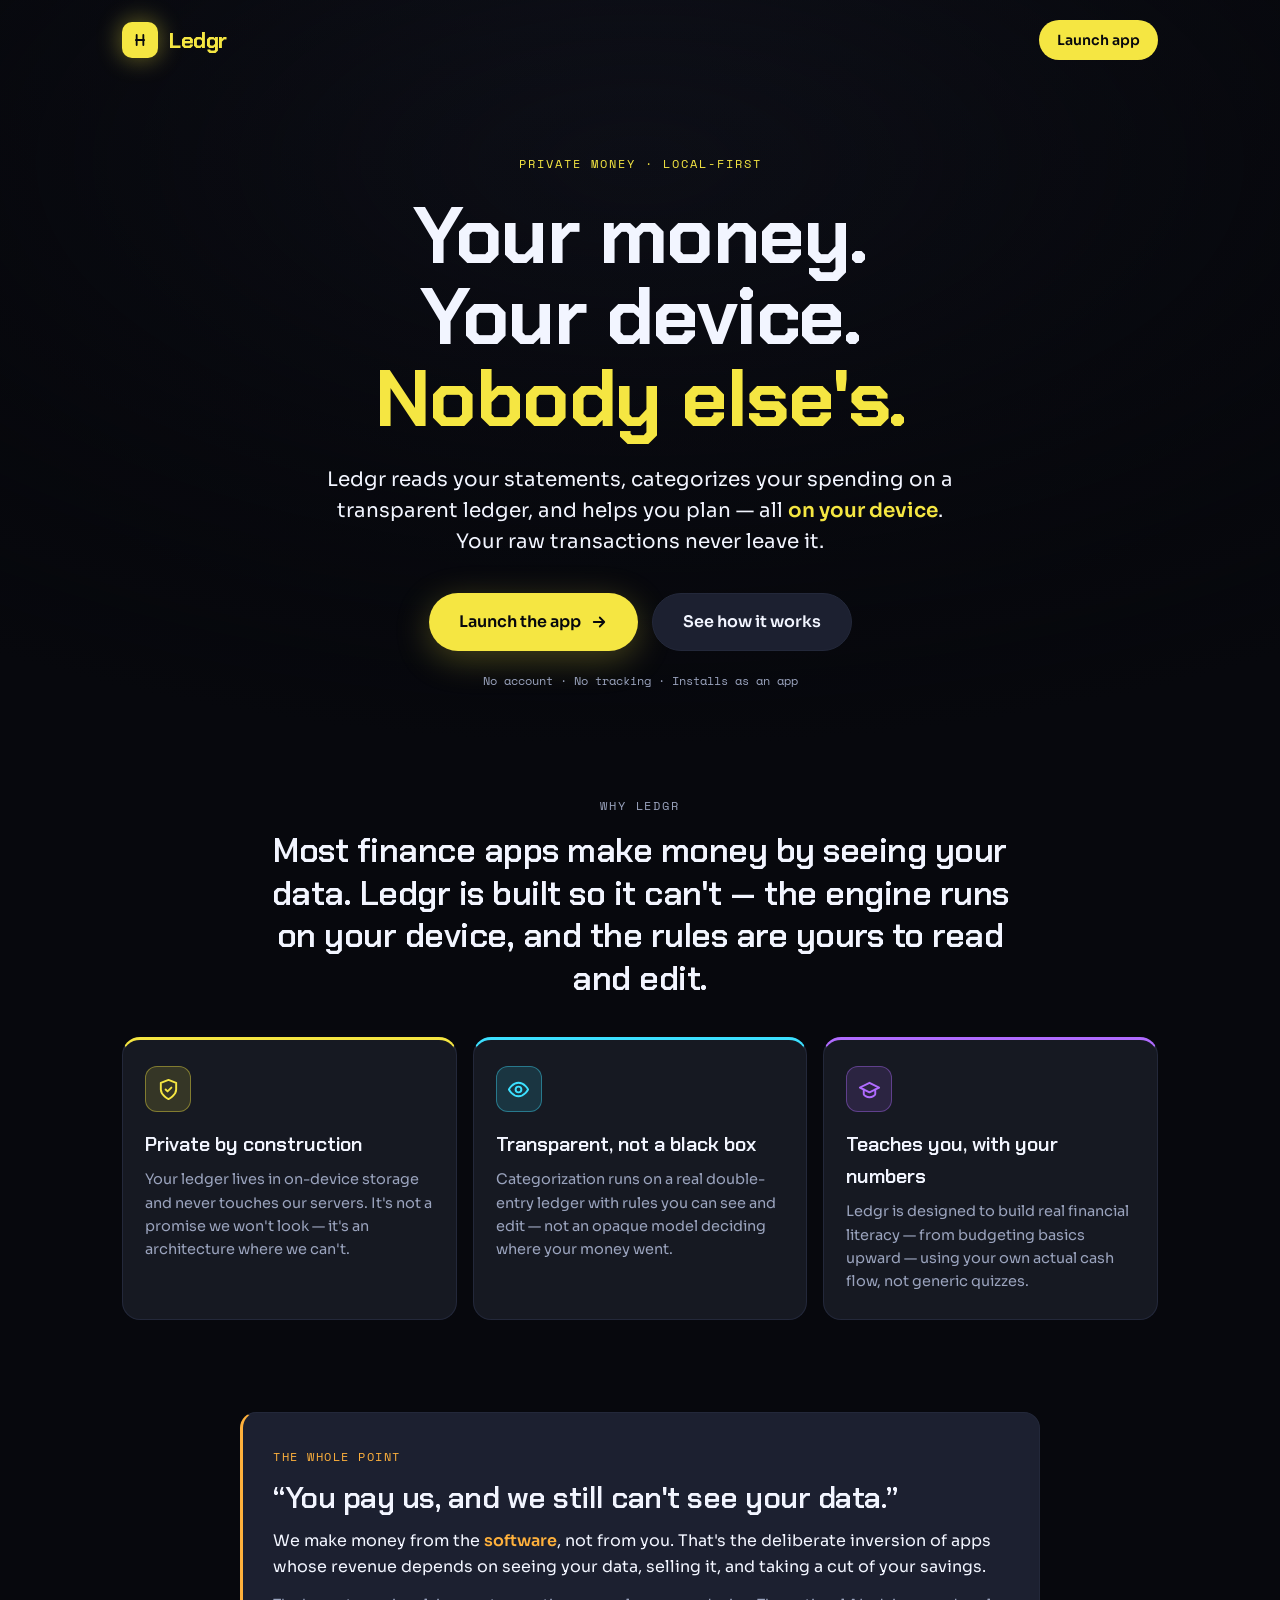
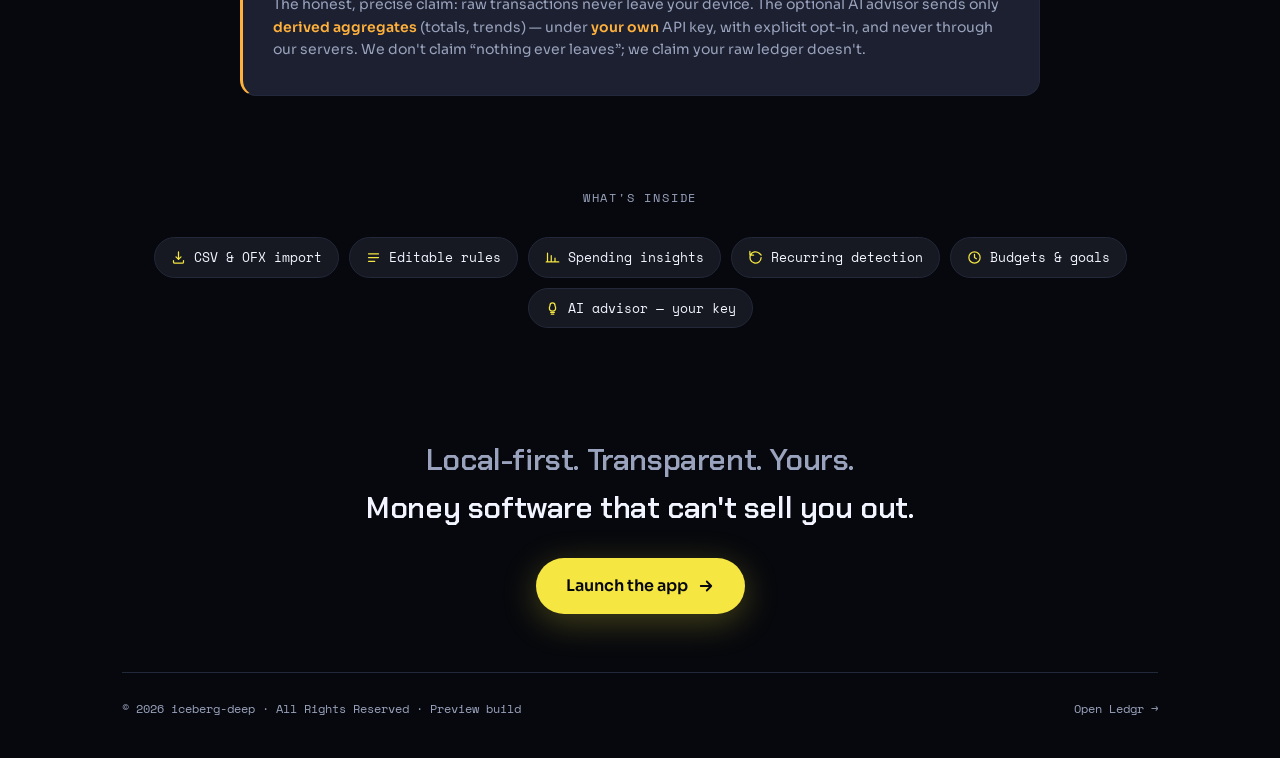
<file: index.html>
<!DOCTYPE html>
<!-- © 2026 iceberg-deep — All Rights Reserved. Proprietary. See LICENSE. -->
<html lang="en">
<head>
<meta charset="UTF-8" />
<meta name="viewport" content="width=device-width, initial-scale=1.0" />
<title>Ledgr — Private money. You pay us, and we still can't see your data.</title>
<meta name="description" content="Privacy-first personal finance. A transparent double-entry ledger that runs on your device — your raw transactions never leave it. We make money from the software, not from you." />
<meta name="theme-color" content="#07080d" />
<!-- CTA hrefs use the /ledgr-preview/app/ placeholder; scripts/deploy-web.sh injects the real
     app path (e.g. /ledgr-preview/app/) at deploy time, the same way LEDGR_BASE is
     handled. The committed source stays path-agnostic on purpose. -->
<link rel="icon" href="data:image/svg+xml,%3Csvg xmlns='http://www.w3.org/2000/svg' viewBox='0 0 24 24'%3E%3Crect width='24' height='24' rx='6' fill='%23f5e642'/%3E%3Cg stroke='%2307080d' stroke-width='2.2' stroke-linecap='round'%3E%3Cpath d='M8 7v10M16 7v10M7 12h10'/%3E%3C/g%3E%3C/svg%3E" />
<link rel="preconnect" href="https://fonts.googleapis.com" />
<link rel="preconnect" href="https://fonts.gstatic.com" crossorigin />
<link href="https://fonts.googleapis.com/css2?family=Chakra+Petch:wght@500;600;700&family=Sora:wght@300;400;500;600&family=Space+Mono:wght@400;700&display=swap" rel="stylesheet" />
<style>
  :root{
    --bg:#07080d; --panel:#161922; --panel2:#1c2030; --line:#23283a;
    --text:#f2f5ff; --dim:#9aa3bd; --faint:#5b6480;
    --volt:#f5e642; --voltglow:#fff27a; --cyan:#3ce0ff; --violet:#b06bff; --amber:#ffb13c;
    --display:'Chakra Petch',system-ui,sans-serif;
    --mono:'Space Mono',ui-monospace,monospace;
    --body:'Sora',system-ui,sans-serif;
  }
  *{box-sizing:border-box;margin:0;padding:0}
  html{scroll-behavior:smooth}
  body{
    background:var(--bg); color:var(--text); font-family:var(--body);
    line-height:1.6; -webkit-font-smoothing:antialiased; overflow-x:hidden;
    background-image:
      radial-gradient(120% 70% at 50% -10%, #11131d 0%, #07080d 58%),
      linear-gradient(var(--line) 1px, transparent 1px),
      linear-gradient(90deg, var(--line) 1px, transparent 1px);
    background-size:100% 100%, 46px 46px, 46px 46px;
  }
  body::before{ /* fade the grid out so it reads as faint texture */
    content:""; position:fixed; inset:0; pointer-events:none; z-index:0;
    background:radial-gradient(130% 90% at 50% 18%, transparent 0%, var(--bg) 72%);
  }
  .wrap{position:relative; z-index:1; max-width:1080px; margin:0 auto; padding:0 22px}
  a{color:inherit; text-decoration:none}

  /* fade-up: content visible by default, animated only as enhancement */
  .rise{animation:rise .7s cubic-bezier(.2,.7,.2,1) both}
  .d1{animation-delay:.05s}.d2{animation-delay:.13s}.d3{animation-delay:.21s}.d4{animation-delay:.29s}
  @keyframes rise{from{opacity:0;transform:translateY(14px)}to{opacity:1;transform:none}}
  @media (prefers-reduced-motion:reduce){.rise{animation:none}}

  /* top bar */
  header{position:relative; z-index:2}
  .nav{display:flex; align-items:center; justify-content:space-between; padding:20px 0}
  .brand{display:flex; align-items:center; gap:11px}
  .logo{width:36px;height:36px;border-radius:10px;background:var(--volt);
    display:grid;place-items:center;box-shadow:0 0 24px rgba(245,230,66,.45)}
  .logo svg{width:20px;height:20px}
  .wordmark{font-family:var(--display);font-weight:700;font-size:22px;letter-spacing:-.5px;color:var(--volt)}
  .nav-cta{font-family:var(--body);font-weight:600;font-size:14px;color:var(--bg);
    background:var(--volt);padding:9px 18px;border-radius:999px;transition:transform .15s,opacity .15s}
  .nav-cta:hover{transform:translateY(-1px);opacity:.92}

  /* hero */
  .hero{padding:74px 0 60px; text-align:center}
  .kicker{font-family:var(--mono);font-size:12px;letter-spacing:2px;color:var(--volt);
    text-transform:uppercase;margin-bottom:22px}
  h1{font-family:var(--display);font-weight:700;letter-spacing:-1.5px;line-height:1.02;
    font-size:clamp(42px,8.4vw,80px)}
  h1 .accent{color:var(--volt)}
  .sub{font-size:clamp(16px,2.4vw,20px);color:var(--text);max-width:640px;margin:24px auto 0;line-height:1.55}
  .sub b{color:var(--volt);font-weight:600}
  .ctas{display:flex;gap:14px;justify-content:center;flex-wrap:wrap;margin-top:36px}
  .btn{font-family:var(--body);font-weight:600;font-size:16px;padding:15px 30px;border-radius:999px;
    transition:transform .15s,opacity .15s,border-color .15s;display:inline-flex;align-items:center;gap:9px}
  .btn-primary{background:var(--volt);color:var(--bg);box-shadow:0 8px 34px rgba(245,230,66,.26)}
  .btn-primary:hover{transform:translateY(-2px)}
  .btn-ghost{border:1px solid var(--line);color:var(--text);background:var(--panel2)}
  .btn-ghost:hover{border-color:var(--volt)}
  .micro{font-family:var(--mono);font-size:12px;color:var(--dim);margin-top:20px}

  /* section scaffold */
  section{padding:46px 0}
  .eyebrow{font-family:var(--mono);font-size:12px;letter-spacing:1.8px;color:var(--dim);
    text-transform:uppercase;margin-bottom:14px;text-align:center}
  .lead{font-family:var(--display);font-weight:600;font-size:clamp(24px,4vw,34px);letter-spacing:-.5px;
    text-align:center;max-width:780px;margin:0 auto;line-height:1.25}

  /* value cards */
  .cards{display:grid;grid-template-columns:repeat(3,1fr);gap:16px;margin-top:38px}
  .card{background:var(--panel);border:1px solid var(--line);border-radius:18px;padding:26px 22px;
    border-top:3px solid var(--accent,var(--volt));transition:transform .18s,border-color .18s}
  .card:hover{transform:translateY(-3px)}
  .card .ico{width:46px;height:46px;border-radius:12px;display:grid;place-items:center;margin-bottom:16px;
    background:color-mix(in srgb,var(--accent) 14%,transparent);border:1px solid color-mix(in srgb,var(--accent) 40%,transparent)}
  .card .ico svg{width:23px;height:23px;stroke:var(--accent)}
  .card h3{font-family:var(--display);font-weight:600;font-size:20px;margin-bottom:8px}
  .card p{font-size:14.5px;color:var(--dim);line-height:1.6}
  .c1{--accent:var(--volt)}.c2{--accent:var(--cyan)}.c3{--accent:var(--violet)}

  /* honesty / pitch block */
  .honesty{background:var(--panel2);border:1px solid var(--line);border-left:3px solid var(--amber);
    border-radius:16px;padding:34px 30px;max-width:800px;margin:0 auto}
  .honesty .tag{font-family:var(--mono);font-size:12px;letter-spacing:1.5px;color:var(--amber);
    text-transform:uppercase;margin-bottom:14px}
  .honesty h2{font-family:var(--display);font-weight:600;font-size:clamp(22px,3.6vw,30px);
    letter-spacing:-.5px;margin-bottom:12px;line-height:1.2}
  .honesty p{font-size:16px;color:var(--text);line-height:1.6}
  .honesty p b{color:var(--amber);font-weight:600}
  .honesty .fine{margin-top:14px;font-size:14px;color:var(--dim)}

  /* feature strip */
  .feats{display:flex;flex-wrap:wrap;gap:10px;justify-content:center;margin-top:30px}
  .feat{font-family:var(--mono);font-size:13px;color:var(--text);background:var(--panel);
    border:1px solid var(--line);border-radius:999px;padding:9px 16px;display:flex;align-items:center;gap:8px}
  .feat svg{width:15px;height:15px;stroke:var(--volt)}

  /* closing */
  .close{text-align:center;padding:62px 0 28px}
  .close .line{font-family:var(--display);font-weight:600;font-size:clamp(22px,3.6vw,30px);
    color:var(--dim);letter-spacing:-.4px;margin-bottom:26px}
  .close .line b{color:var(--text);font-weight:600}

  /* footer */
  footer{border-top:1px solid var(--line);padding:26px 0 40px;margin-top:30px}
  .foot{display:flex;align-items:center;justify-content:space-between;flex-wrap:wrap;gap:12px;
    font-family:var(--mono);font-size:12px;color:var(--dim)}
  .foot a:hover{color:var(--volt)}

  @media (max-width:760px){
    .cards{grid-template-columns:1fr}
    .hero{padding:48px 0 40px}
    section{padding:34px 0}
  }
</style>
</head>
<body>
  <div class="wrap">
    <header>
      <nav class="nav rise">
        <div class="brand">
          <div class="logo">
            <svg viewBox="0 0 24 24" fill="none" stroke="#07080d" stroke-width="2.2" stroke-linecap="round" stroke-linejoin="round"><path d="M8 6v12M16 6v12M7 12h10"/></svg>
          </div>
          <span class="wordmark">Ledgr</span>
        </div>
        <a class="nav-cta" href="/ledgr-preview/app/">Launch app</a>
      </nav>
    </header>

    <!-- HERO -->
    <div class="hero">
      <div class="kicker rise d1">Private money · local-first</div>
      <h1 class="rise d2">Your money.<br/>Your device.<br/><span class="accent">Nobody else's.</span></h1>
      <p class="sub rise d3">
        Ledgr reads your statements, categorizes your spending on a transparent ledger,
        and helps you plan — all <b>on your device</b>. Your raw transactions never leave it.
      </p>
      <div class="ctas rise d4">
        <a class="btn btn-primary" href="/ledgr-preview/app/">Launch the app
          <svg width="18" height="18" viewBox="0 0 24 24" fill="none" stroke="currentColor" stroke-width="2.4" stroke-linecap="round" stroke-linejoin="round"><path d="M5 12h14M13 6l6 6-6 6"/></svg>
        </a>
        <a class="btn btn-ghost" href="#why">See how it works</a>
      </div>
      <div class="micro rise d4">No account · No tracking · Installs as an app</div>
    </div>

    <!-- POSITIONING LEAD -->
    <section id="why">
      <p class="eyebrow">Why Ledgr</p>
      <p class="lead">
        Most finance apps make money by seeing your data. Ledgr is built so it can't —
        the engine runs on your device, and the rules are yours to read and edit.
      </p>

      <!-- VALUE CARDS -->
      <div class="cards">
        <div class="card c1">
          <div class="ico"><svg viewBox="0 0 24 24" fill="none" stroke-width="2" stroke-linecap="round" stroke-linejoin="round"><path d="M12 22s8-4 8-10V5l-8-3-8 3v7c0 6 8 10 8 10Z"/><path d="m9 12 2 2 4-4"/></svg></div>
          <h3>Private by construction</h3>
          <p>Your ledger lives in on-device storage and never touches our servers. It's not a promise we won't look — it's an architecture where we can't.</p>
        </div>
        <div class="card c2">
          <div class="ico"><svg viewBox="0 0 24 24" fill="none" stroke-width="2" stroke-linecap="round" stroke-linejoin="round"><path d="M2 12s3.5-7 10-7 10 7 10 7-3.5 7-10 7-10-7-10-7Z"/><circle cx="12" cy="12" r="3"/></svg></div>
          <h3>Transparent, not a black box</h3>
          <p>Categorization runs on a real double-entry ledger with rules you can see and edit — not an opaque model deciding where your money went.</p>
        </div>
        <div class="card c3">
          <div class="ico"><svg viewBox="0 0 24 24" fill="none" stroke-width="2" stroke-linecap="round" stroke-linejoin="round"><path d="M22 10 12 5 2 10l10 5 10-5Z"/><path d="M6 12v5c0 1 3 3 6 3s6-2 6-3v-5"/></svg></div>
          <h3>Teaches you, with your numbers</h3>
          <p>Ledgr is designed to build real financial literacy — from budgeting basics upward — using your own actual cash flow, not generic quizzes.</p>
        </div>
      </div>
    </section>

    <!-- THE PITCH / HONESTY -->
    <section>
      <div class="honesty rise">
        <div class="tag">The whole point</div>
        <h2>“You pay us, and we still can't see your data.”</h2>
        <p>We make money from the <b>software</b>, not from you. That's the deliberate inversion of
        apps whose revenue depends on seeing your data, selling it, and taking a cut of your savings.</p>
        <p class="fine">The honest, precise claim: raw transactions never leave your device. The optional
        AI advisor sends only <b>derived aggregates</b> (totals, trends) — under <b>your own</b> API key,
        with explicit opt-in, and never through our servers. We don't claim “nothing ever leaves”; we
        claim your raw ledger doesn't.</p>
      </div>
    </section>

    <!-- FEATURE STRIP -->
    <section>
      <p class="eyebrow">What's inside</p>
      <div class="feats">
        <span class="feat"><svg viewBox="0 0 24 24" fill="none" stroke-width="2" stroke-linecap="round" stroke-linejoin="round"><path d="M12 3v12m0 0 4-4m-4 4-4-4M4 17v2a2 2 0 0 0 2 2h12a2 2 0 0 0 2-2v-2"/></svg>CSV &amp; OFX import</span>
        <span class="feat"><svg viewBox="0 0 24 24" fill="none" stroke-width="2" stroke-linecap="round" stroke-linejoin="round"><path d="M4 6h16M4 12h16M4 18h10"/></svg>Editable rules</span>
        <span class="feat"><svg viewBox="0 0 24 24" fill="none" stroke-width="2" stroke-linecap="round" stroke-linejoin="round"><path d="M4 19V5M10 19V9M16 19v-6M22 19H2"/></svg>Spending insights</span>
        <span class="feat"><svg viewBox="0 0 24 24" fill="none" stroke-width="2" stroke-linecap="round" stroke-linejoin="round"><path d="M3 2v6h6M21 12a9 9 0 1 1-3-6.7L21 8"/></svg>Recurring detection</span>
        <span class="feat"><svg viewBox="0 0 24 24" fill="none" stroke-width="2" stroke-linecap="round" stroke-linejoin="round"><circle cx="12" cy="12" r="9"/><path d="M12 7v5l3 2"/></svg>Budgets &amp; goals</span>
        <span class="feat"><svg viewBox="0 0 24 24" fill="none" stroke-width="2" stroke-linecap="round" stroke-linejoin="round"><path d="M12 3a4 4 0 0 1 4 4c0 1.5 1 2 1 4a5 5 0 0 1-10 0c0-2 1-2.5 1-4a4 4 0 0 1 4-4Z"/><path d="M9 18h6M10 21h4"/></svg>AI advisor — your key</span>
      </div>
    </section>

    <!-- CLOSING -->
    <div class="close">
      <p class="line">Local-first. Transparent. Yours.<br/><b>Money software that can't sell you out.</b></p>
      <a class="btn btn-primary" href="/ledgr-preview/app/">Launch the app
        <svg width="18" height="18" viewBox="0 0 24 24" fill="none" stroke="currentColor" stroke-width="2.4" stroke-linecap="round" stroke-linejoin="round"><path d="M5 12h14M13 6l6 6-6 6"/></svg>
      </a>
    </div>

    <footer>
      <div class="foot">
        <span>© 2026 iceberg-deep · All Rights Reserved · Preview build</span>
        <a href="/ledgr-preview/app/">Open Ledgr →</a>
      </div>
    </footer>
  </div>
</body>
</html>
</file>
